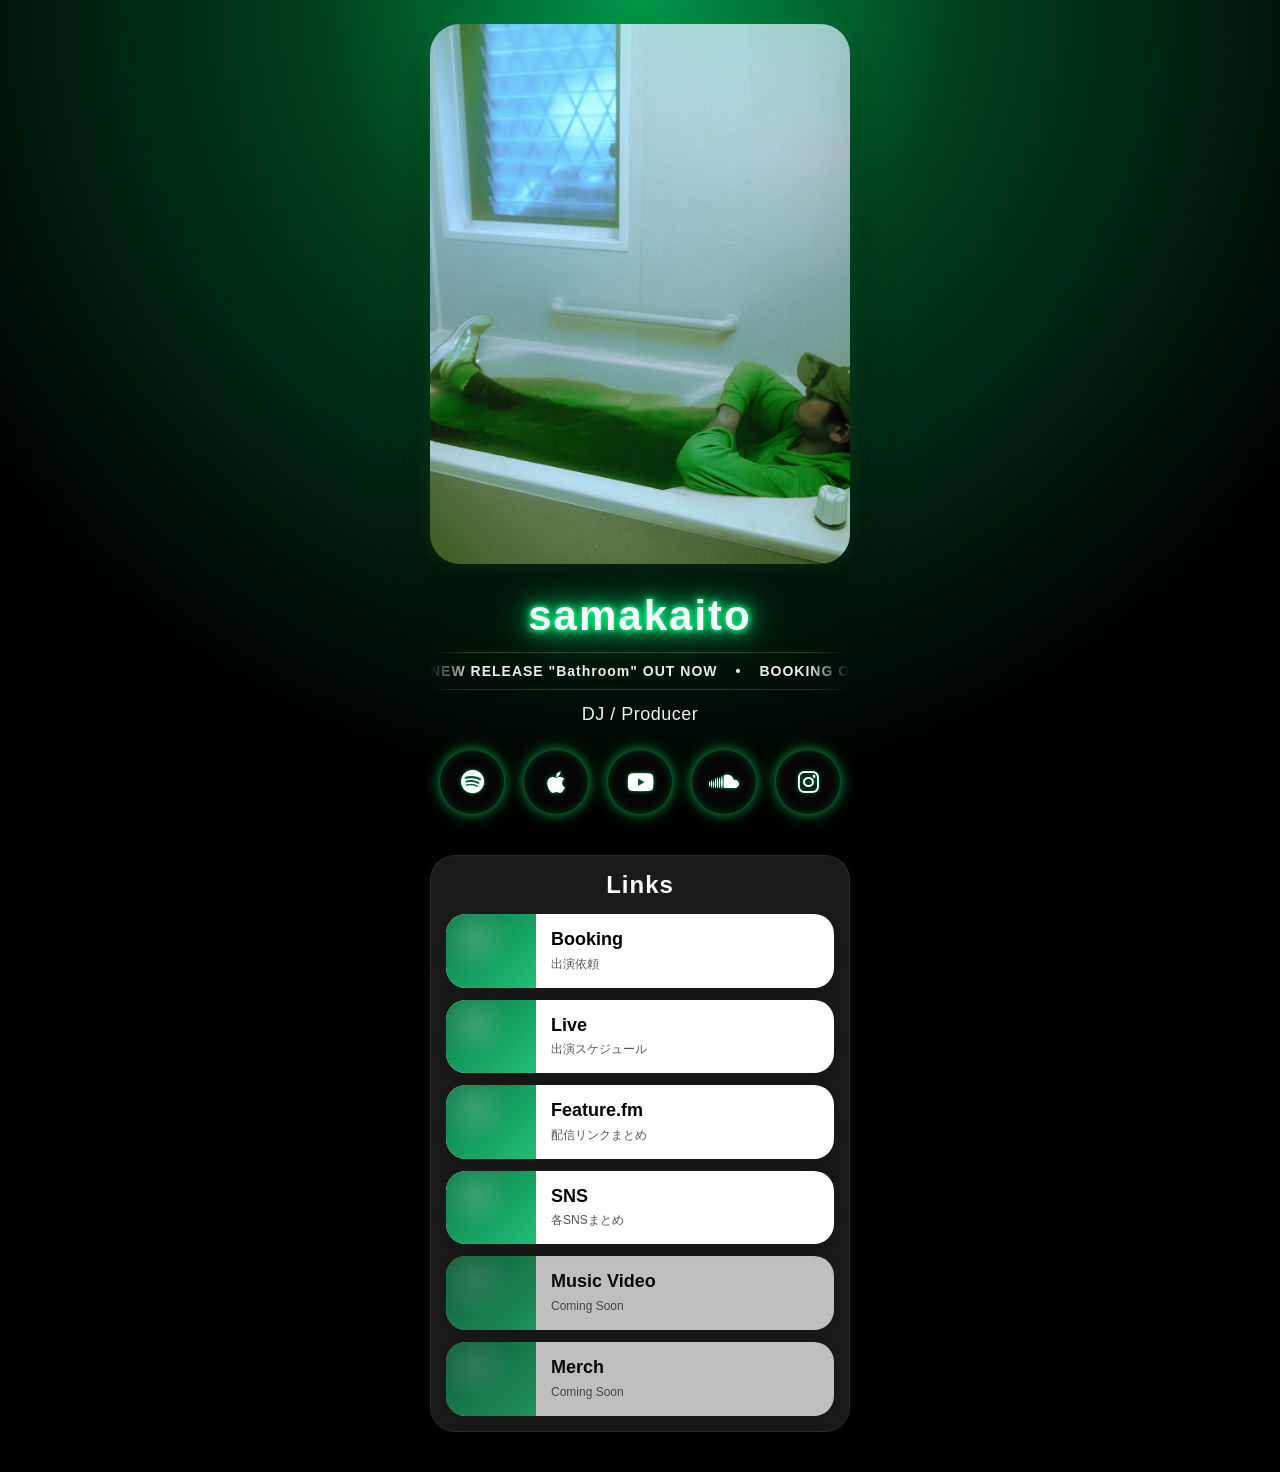
<file: index.html>
<!DOCTYPE html>
<html lang="ja">
<head>
  <meta charset="UTF-8">
  <meta name="viewport" content="width=device-width, initial-scale=1.0">

  <!-- SEO -->
  <meta name="description" content="samakaito official site | DJ / Producer">

  <title>samakaito</title>

  <!-- FontAwesome -->
  <link rel="stylesheet" href="https://cdnjs.cloudflare.com/ajax/libs/font-awesome/6.5.0/css/all.min.css">

  <!-- CSS -->
  <link rel="stylesheet" href="style.css">
  <link rel="icon" type="image/png" href="images/favicon.png">
</head>

<body>

  <div class="page">
    <div class="container">

      <!-- TOP画像 -->
      <div class="hero-image"></div>

      <!-- 名前 -->
      <div class="name">samakaito</div>

      <!-- お知らせ -->
      <div class="news-ticker">
        <div class="news-track">
          <span>NEW RELEASE "Bathroom" OUT NOW</span>
          <span>•</span>
          <span>BOOKING OPEN</span>
          <span>•</span>
          <span>LATEST LINKS BELOW</span>
          <span>•</span>

          <!-- ループ用 -->
          <span>NEW RELEASE "Bathroom" OUT NOW</span>
          <span>•</span>
          <span>BOOKING OPEN</span>
          <span>•</span>
          <span>LATEST LINKS BELOW</span>
          <span>•</span>
        </div>
      </div>

      <!-- 役職 -->
      <div class="role">DJ / Producer</div>

      <!-- SNS & MUSIC -->
      <div class="socials">

        <!-- Spotify -->
        <a href="https://open.spotify.com/artist/3cTHVJInZ8mu4pKEX6HJEo?si=okGXKiWBS1qL0Cj5am4nKg" class="social-btn" target="_blank" rel="noopener noreferrer" aria-label="Spotify">
          <i class="fa-brands fa-spotify"></i>
        </a>

        <!-- Apple Music -->
        <a href="https://music.apple.com/jp/artist/samakaito/1890063363" class="social-btn" target="_blank" rel="noopener noreferrer" aria-label="Apple Music">
          <i class="fa-brands fa-apple"></i>
        </a>

        <!-- YouTube -->
        <a href="https://youtube.com/@samakaitomusic?si=xnMKKxz8aSbFrkro" class="social-btn" target="_blank" rel="noopener noreferrer" aria-label="YouTube">
          <i class="fa-brands fa-youtube"></i>
        </a>

        <!-- SoundCloud -->
        <a href="https://on.soundcloud.com/qP8CCPgkNwNpDIT4Kt" class="social-btn" target="_blank" rel="noopener noreferrer" aria-label="SoundCloud">
          <i class="fa-brands fa-soundcloud"></i>
        </a>

        <!-- Instagram（未設定なら # のままでOK） -->
        <a href="https://www.instagram.com/samakaitomusic?igsh=MXU2MW5zZTQ0cng3bQ%3D%3D&utm_source=qr"
   class="social-btn"
   target="_blank"
   rel="noopener noreferrer">
  <i class="fa-brands fa-instagram"></i>
</a>

      </div>

      <!-- リンクエリア -->
      <div class="links-wrap">

        <div class="section-title">Links</div>

        <!-- Booking -->
        <a href="#" class="link-card">
          <div class="thumb"></div>
          <div class="card-text">
            <div class="card-title">Booking</div>
            <div class="card-sub">出演依頼</div>
          </div>
        </a>

        <!-- Live -->
        <a href="#" class="link-card">
          <div class="thumb"></div>
          <div class="card-text">
            <div class="card-title">Live</div>
            <div class="card-sub">出演スケジュール</div>
          </div>
        </a>

        <!-- Feature.fm -->
        <a href="https://ffm.to/bathroom-all2" class="link-card" target="_blank" rel="noopener noreferrer">
          <div class="thumb"></div>
          <div class="card-text">
            <div class="card-title">Feature.fm</div>
            <div class="card-sub">配信リンクまとめ</div>
          </div>
        </a>

        <!-- SNS -->
        <a href="sns.html" class="link-card">
  <div class="thumb"></div>
  <div class="card-text">
    <div class="card-title">SNS</div>
    <div class="card-sub">各SNSまとめ</div>
  </div>
</a>

        <!-- Music Video Coming Soon -->
        <div class="link-card link-card-disabled">
          <div class="thumb"></div>
          <div class="card-text">
            <div class="card-title">Music Video</div>
            <div class="card-sub">Coming Soon</div>
          </div>
        </div>

        <!-- Merch Coming Soon -->
        <div class="link-card link-card-disabled">
          <div class="thumb"></div>
          <div class="card-text">
            <div class="card-title">Merch</div>
            <div class="card-sub">Coming Soon</div>
          </div>
        </div>

      </div>

    </div>
  </div>

</body>
</html>
</file>
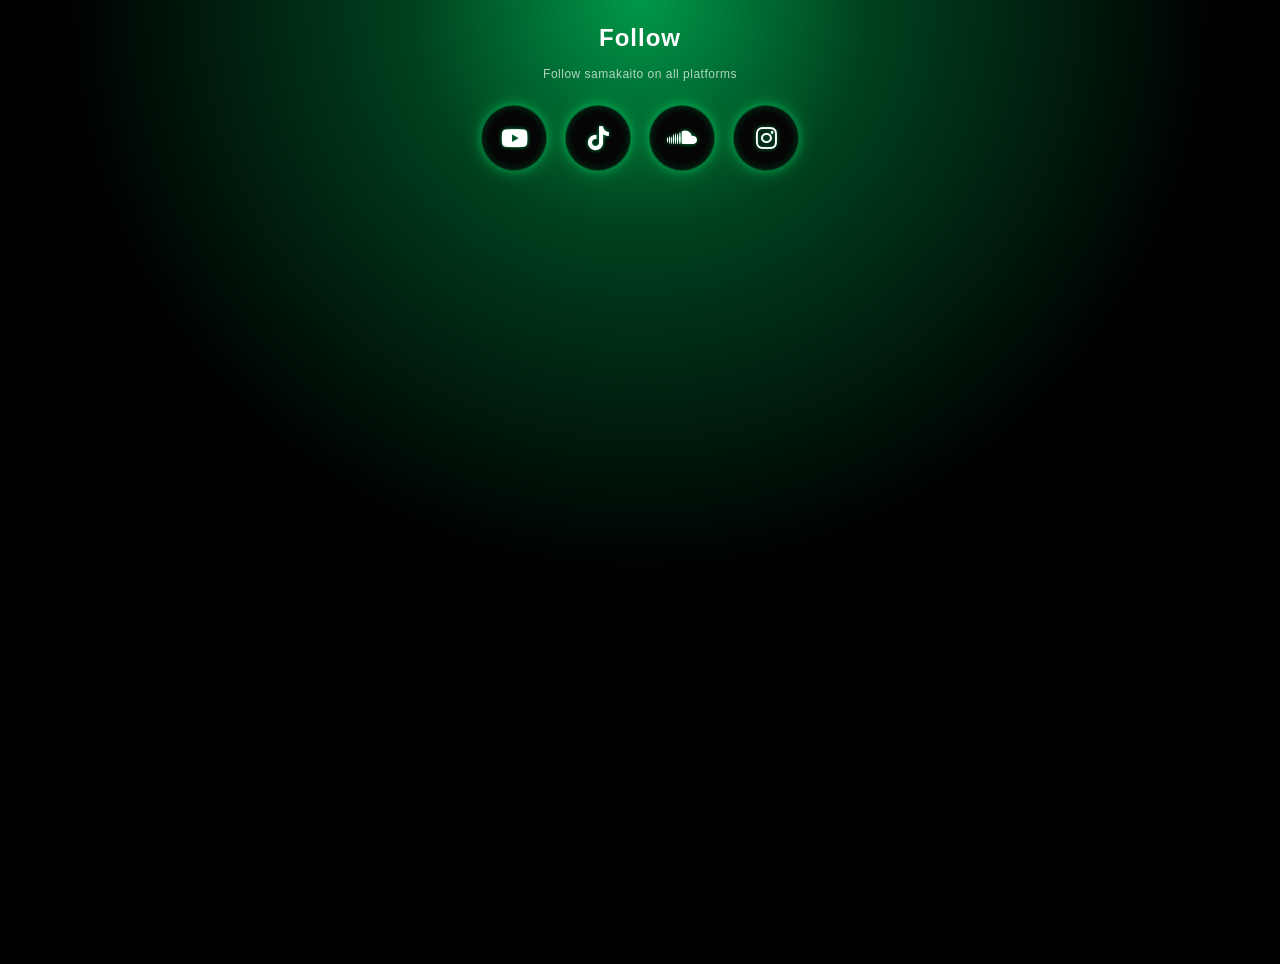
<file: sns.html>
<!DOCTYPE html>
<html lang="ja">
<head>
  <meta charset="UTF-8">
  <meta name="viewport" content="width=device-width, initial-scale=1.0">

  <title>SNS | samakaito</title>

  <!-- SEO -->
  <meta name="description" content="Follow samakaito on all platforms">

  <!-- FontAwesome -->
  <link rel="stylesheet" href="https://cdnjs.cloudflare.com/ajax/libs/font-awesome/6.5.0/css/all.min.css">

  <!-- CSS -->
  <link rel="stylesheet" href="style.css">
</head>

<body>

  <div class="page">
    <div class="container">

      <!-- タイトル -->
      <div class="section-title">Follow</div>

      <!-- サブテキスト -->
      <p class="sns-sub">Follow samakaito on all platforms</p>

      <!-- SNS一覧 -->
      <div class="socials">

        <!-- YouTube -->
        <a href="https://youtube.com/@samakaitomusic?si=xnMKKxz8aSbFrkro"
           class="social-btn" target="_blank" rel="noopener noreferrer">
          <i class="fa-brands fa-youtube"></i>
        </a>

        <!-- TikTok（ここで復活） -->
        <a href="https://www.tiktok.com/@samakaitomusic?_r=1&_t=ZS-95JR2XxKKqy"
           class="social-btn" target="_blank" rel="noopener noreferrer">
          <i class="fa-brands fa-tiktok"></i>
        </a>

        <!-- SoundCloud -->
        <a href="https://on.soundcloud.com/qP8CCPgkNwNpDIT4Kt"
           class="social-btn" target="_blank" rel="noopener noreferrer">
          <i class="fa-brands fa-soundcloud"></i>
        </a>

        <!-- Instagram -->
        <a href="https://www.instagram.com/samakaitomusic?igsh=MXU2MW5zZTQ0cng3bQ%3D%3D&utm_source=qr"
            class="social-btn"
            target="_blank"
            rel="noopener noreferrer">
            <i class="fa-brands fa-instagram"></i>
        </a>
      </div>

    </div>
  </div>

</body>
</html>
</file>
<file: style.css>
body{
  margin:0;
  font-family:sans-serif;
  color:#fff;
  background:#000;
}

/* ▼ページ全体 */
.page{
  min-height:100vh;
  padding:24px 16px 40px;
  background:
    radial-gradient(circle at top,
      rgba(0,255,120,0.6) 0%,
      rgba(0,255,120,0.25) 20%,
      rgba(0,0,0,0.95) 50%,
      #000 80%
    );
}

/* ▼中央寄せ全体 */
.container{
  max-width:420px;
  width:100%;
  margin:0 auto;
  text-align:center;
}

/* ▼トップ画像 */
.hero-image{
  position:relative;
  width:100%;
  height:60vh;
  min-height:360px;
  max-height:680px;
  border-radius:30px;
  overflow:hidden;
  margin-bottom:28px;
  background-image:url("images/samakaito_Bathroom_TOP.jpg");
  background-size:cover;
  background-position:center;
  background-repeat:no-repeat;
  box-shadow:
    0 0 20px rgba(0,255,120,0.12),
    0 20px 40px rgba(0,0,0,0.35);
}

/* ▼画像の上の演出 */
.hero-image::after{
  content:"";
  position:absolute;
  inset:0;
  background:
    linear-gradient(
      rgba(0,0,0,0.18),
      rgba(0,0,0,0.68)
    ),
    radial-gradient(circle at top,
      rgba(0,255,120,0.35),
      transparent 60%
    );
  mix-blend-mode:screen;
}

/* ▼名前 */
.name{
  font-size:42px;
  font-weight:700;
  letter-spacing:2px;
  margin:10px 0 8px;
  color:#fff;
  text-shadow:
    0 0 5px #00ff88,
    0 0 10px #00ff88,
    0 0 20px #00ff88,
    0 0 40px #00ff88;
}

/* ▼お知らせ */
.news-ticker{
  width:100%;
  overflow:hidden;
  margin:12px 0 14px;
  padding:10px 0;
  border-top:1px solid rgba(255,255,255,0.18);
  border-bottom:1px solid rgba(255,255,255,0.18);
  -webkit-mask-image: linear-gradient(to right, transparent, white 10%, white 90%, transparent);
  mask-image: linear-gradient(to right, transparent, white 10%, white 90%, transparent);
}

.news-track{
  display:flex;
  gap:18px;
  width:max-content;
  white-space:nowrap;
  animation:scrollNews 20s linear infinite;
  font-size:14px;
  font-weight:700;
  color:rgba(255,255,255,0.92);
  letter-spacing:1px;
}

@keyframes scrollNews{
  from{
    transform:translateX(0);
  }
  to{
    transform:translateX(-50%);
  }
}

/* ▼役職 */
.role{
  font-size:18px;
  opacity:.95;
  margin:0;
  letter-spacing:0.5px;
}

/* ▼SNS */
.socials{
  display:flex;
  justify-content:center;
  gap:18px;
  margin-top:24px;
  flex-wrap:wrap;
}

/* ▼ネオンディスクボタン */
.social-btn{
  width:64px;
  height:64px;
  border-radius:50%;
  display:flex;
  align-items:center;
  justify-content:center;
  text-decoration:none;
  color:#fff;
  background:#050505;
  border:1px solid rgba(0,255,120,0.3);
  box-shadow:
    0 0 10px rgba(0,255,120,0.4),
    0 0 20px rgba(0,255,120,0.25),
    inset 0 0 10px rgba(0,255,120,0.2);
  transition:
    transform 0.25s ease,
    box-shadow 0.25s ease,
    border-color 0.25s ease;
}

.social-btn i{
  font-size:24px;
  line-height:1;
  color:#fff;
  text-shadow:0 0 4px rgba(0,255,120,0.6);
}

.social-btn:hover{
  transform:translateY(-4px) scale(1.05);
  box-shadow:
    0 0 15px rgba(0,255,120,0.7),
    0 0 35px rgba(0,255,120,0.4),
    inset 0 0 15px rgba(0,255,120,0.3);
  border-color:rgba(0,255,120,0.6);
}

.social-btn:hover .fa-instagram{
  color:#E1306C;
  text-shadow:0 0 8px #E1306C;
}

.social-btn:hover .fa-soundcloud{
  color:#ff5500;
  text-shadow:0 0 8px #ff5500;
}

.social-btn:hover .fa-youtube{
  color:#ff0000;
  text-shadow:0 0 8px #ff0000;
}

.social-btn:hover .fa-spotify{
  color:#1DB954;
  text-shadow:0 0 8px #1DB954;
}

.social-btn:hover .fa-apple{
  color:#ffffff;
  text-shadow:0 0 8px rgba(255,255,255,0.95);
}

/* ▼リンクカードエリア */
.links-wrap{
  margin-top:40px;
  background:rgba(255,255,255,0.1);
  border:1px solid rgba(255,255,255,0.08);
  border-radius:25px;
  padding:15px;
  backdrop-filter:blur(10px);
  -webkit-backdrop-filter:blur(10px);
  box-shadow:
    0 12px 30px rgba(0,0,0,0.22),
    0 0 20px rgba(0,255,120,0.06);
}

.section-title{
  font-size:24px;
  font-weight:700;
  margin-bottom:15px;
  color:#fff;
  letter-spacing:1px;
}

/* ▼カード */
.link-card{
  display:flex;
  align-items:stretch;
  background:#fff;
  color:#000;
  border-radius:20px;
  overflow:hidden;
  margin-bottom:12px;
  text-decoration:none;
  box-shadow:0 8px 20px rgba(0,0,0,0.18);
  transition:
    transform 0.2s ease,
    box-shadow 0.2s ease,
    opacity 0.2s ease;
}

.link-card:hover{
  transform:translateY(-3px);
  box-shadow:0 12px 24px rgba(0,0,0,0.25);
}

.thumb{
  width:90px;
  min-width:90px;
  background:
    linear-gradient(135deg,#0d7a49,#1fbf75);
  position:relative;
}

.thumb::after{
  content:"";
  position:absolute;
  inset:0;
  background:
    radial-gradient(circle at 30% 30%, rgba(255,255,255,0.16), transparent 45%);
}

.card-text{
  padding:15px;
  flex:1;
  text-align:left;
  display:flex;
  flex-direction:column;
  justify-content:center;
}

.card-title{
  font-weight:700;
  font-size:18px;
  line-height:1.2;
}

.card-sub{
  font-size:12px;
  color:#555;
  margin-top:4px;
  line-height:1.5;
}

/* ▼Coming Soonカード */
.link-card-disabled{
  opacity:0.72;
  cursor:default;
}

.link-card-disabled:hover{
  transform:none;
  box-shadow:0 8px 20px rgba(0,0,0,0.18);
}

/* ▼最後のカードの余白調整 */
.links-wrap .link-card:last-child,
.links-wrap .link-card-disabled:last-child{
  margin-bottom:0;
}

.sns-sub{
  font-size:12px;
  opacity:0.7;
  margin-bottom:20px;
  letter-spacing:0.5px;
}

/* ▼スマホ */
@media (max-width:480px){

  .page{
    padding:24px 16px 40px;
  }

  .hero-image{
    height:60vh;
    min-height:360px;
    max-height:680px;
    border-radius:30px;
    margin-bottom:28px;
  }

  .name{
    font-size:34px;
    letter-spacing:1px;
    margin:10px 0 8px;
  }

  .news-ticker{
    margin:12px 0 14px;
    padding:10px 0;
    border-top:1px solid rgba(255,255,255,0.2);
    border-bottom:1px solid rgba(255,255,255,0.2);
  }

  .news-track{
    gap:16px;
    font-size:12px;
    letter-spacing:1px;
    animation:scrollNews 28s linear infinite;
  }

  .role{
    font-size:16px;
    margin-top:6px;
  }

  .socials{
    gap:16px;
    margin-top:20px;
  }

  .social-btn{
    width:56px;
    height:56px;
  }

  .social-btn i{
    font-size:20px;
  }

  .links-wrap{
    margin-top:32px;
    padding:15px;
    border-radius:25px;
  }

  .section-title{
    font-size:22px;
    margin-bottom:14px;
  }

  .link-card{
    border-radius:18px;
    margin-bottom:12px;
  }

  .thumb{
    width:84px;
    min-width:84px;
  }

  .card-text{
    padding:14px;
  }

  .card-title{
    font-size:15px;
  }

  .card-sub{
    font-size:12px;
  }
}
</file>
